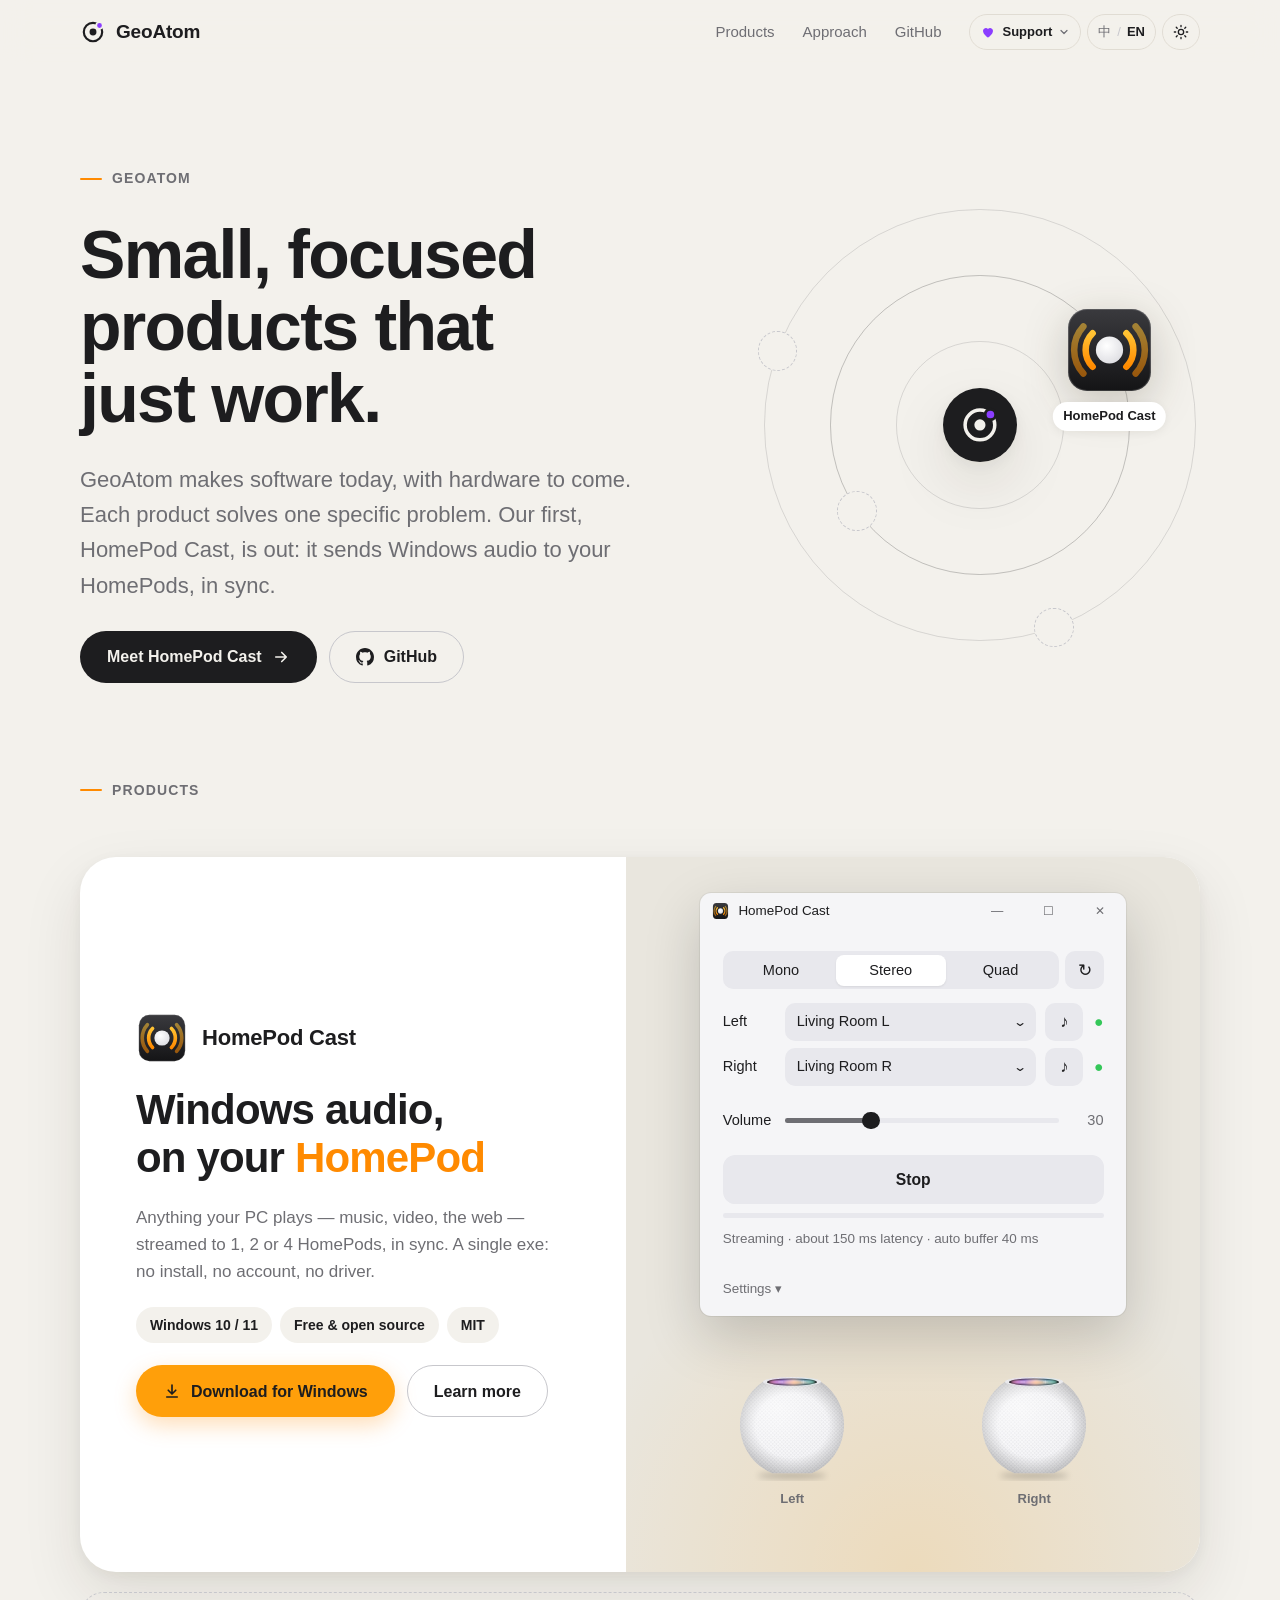
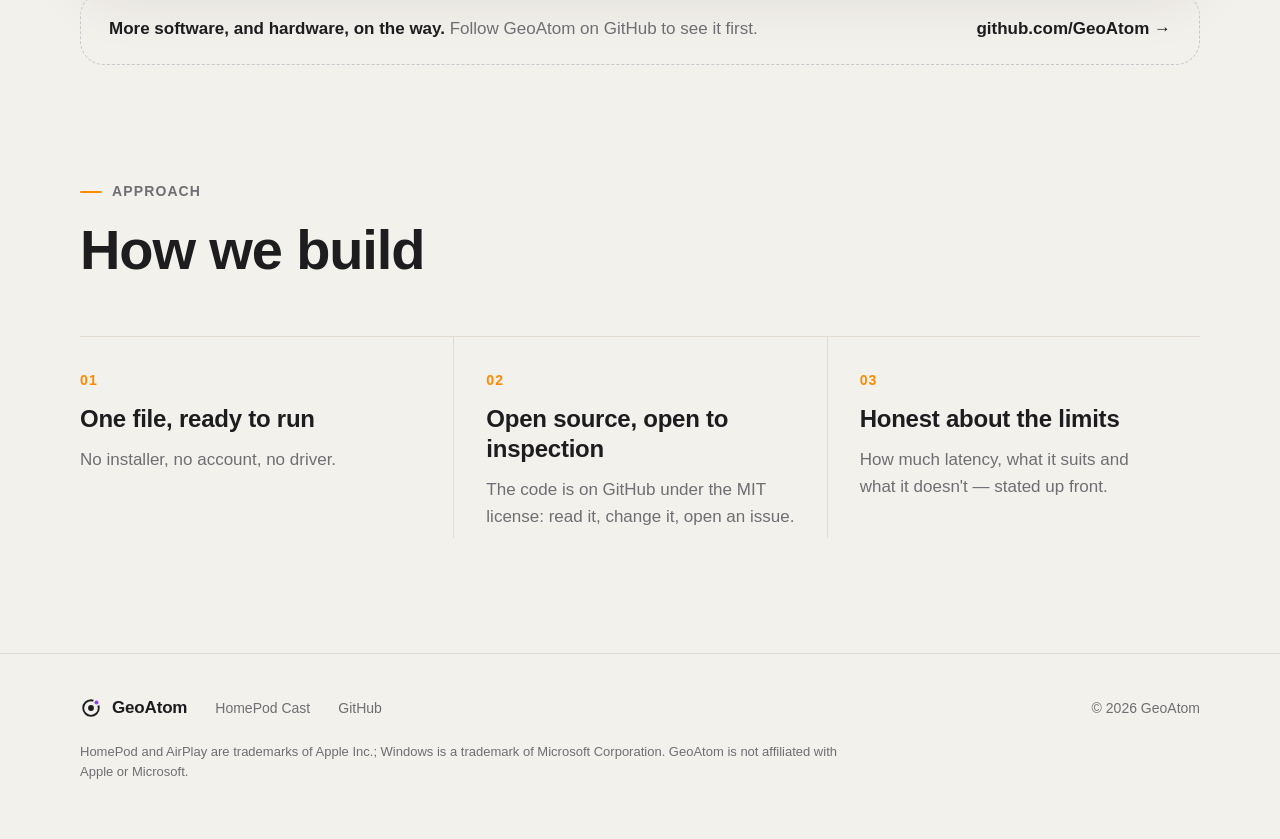
<file: index.html>
<!doctype html>
<html lang="zh-CN" data-lang="zh" data-theme="light"
      data-title-zh="GeoAtom — 小而美的软硬件" data-title-en="GeoAtom — Small, focused software and hardware">
<head>
<meta charset="utf-8">
<meta name="viewport" content="width=device-width, initial-scale=1">
<!-- Google tag (gtag.js) -->
<script async src="https://www.googletagmanager.com/gtag/js?id=G-WQCZ0TPDR9"></script>
<script>
  window.dataLayer = window.dataLayer || [];
  function gtag(){dataLayer.push(arguments);}
  gtag('js', new Date());
  gtag('config', 'G-WQCZ0TPDR9');
</script>
<title>GeoAtom — 小而美的软硬件</title>
<meta name="description" content="GeoAtom 专注做小而美的软硬件。首款产品 HomePod Cast：让 Windows 电脑的声音同步到 1、2 或 4 台 HomePod。 GeoAtom builds small, focused software and hardware. First product: HomePod Cast.">
<meta property="og:title" content="GeoAtom">
<meta property="og:description" content="Small, focused software and hardware. First product: HomePod Cast — Windows audio to 1, 2 or 4 HomePods, in sync.">
<meta property="og:type" content="website">
<meta property="og:image" content="https://geoatom.github.io/assets/img/homepod-cast.png">
<meta name="theme-color" content="#f3f1ec" media="(prefers-color-scheme: light)">
<meta name="theme-color" content="#111113" media="(prefers-color-scheme: dark)">
<link rel="icon" href="assets/img/favicon.svg" type="image/svg+xml">
<script>
/* Language and theme before first paint: ?lang= / ?theme= in the link, else the saved choice, else the browser's. */
(function(){var d=document.documentElement,q=location.search,l=(/[?&]lang=(zh|en)/.exec(q)||[])[1],t=(/[?&]theme=(light|dark)/.exec(q)||[])[1];
try{l=l||localStorage.getItem('ga-lang');t=t||localStorage.getItem('ga-theme')}catch(e){}
if(l!=='zh'&&l!=='en')l=/^zh/i.test(navigator.language||'')?'zh':'en';d.dataset.lang=l;d.lang=l==='zh'?'zh-CN':'en';
if(t!=='dark'&&t!=='light')t=window.matchMedia&&matchMedia('(prefers-color-scheme: dark)').matches?'dark':'light';d.dataset.theme=t})();
</script>
<link rel="stylesheet" href="assets/site.css">
</head>
<body>

<header class="site-head">
  <div class="wrap">
    <a class="logo" href="./" aria-label="GeoAtom">
      <svg viewBox="0 0 24 24" aria-hidden="true"><circle cx="12" cy="12" r="8.5" fill="none" stroke="currentColor" stroke-width="2"/><circle cx="12" cy="12" r="3.2" fill="currentColor"/><circle cx="18" cy="6" r="3" style="fill:var(--spark);stroke:var(--bg)" stroke-width="1.6"/></svg>
      GeoAtom
    </a>
    <nav class="nav" aria-label="Primary">
      <a href="#products"><span lang="zh">产品</span><span lang="en">Products</span></a>
      <a href="#approach"><span lang="zh">理念</span><span lang="en">Approach</span></a>
      <a href="https://github.com/GeoAtom" rel="noopener">GitHub</a>
    </nav>
    <div class="tools">
      <details class="support">
        <summary class="tool" aria-label="支持我们 / Support us">
          <svg class="heart" viewBox="0 0 24 24" aria-hidden="true"><path d="M12 20.5s-7.5-4.6-7.5-10.2A4.3 4.3 0 0 1 12 7.6a4.3 4.3 0 0 1 7.5 2.7c0 5.6-7.5 10.2-7.5 10.2Z"/></svg>
          <span class="support-label"><span lang="zh">支持</span><span lang="en">Support</span></span>
          <svg class="chev" viewBox="0 0 24 24" fill="none" stroke="currentColor" stroke-width="2.4" stroke-linecap="round" stroke-linejoin="round" aria-hidden="true"><path d="M6 9l6 6 6-6"/></svg>
        </summary>
        <div class="support-menu">
          <a class="afd" href="https://afdian.com/a/geo2026" rel="noopener">
            <span class="tile"><img src="assets/img/afdian-logo.png" alt=""></span>
            <span><b>爱发电</b><small lang="zh">国内用户推荐</small><small lang="en">For supporters in China</small></span>
          </a>
          <a class="bmc" href="https://www.buymeacoffee.com/geo2026" rel="noopener">
            <span class="tile"><svg viewBox="0 0 24 24" fill="none" stroke="currentColor" stroke-width="2" stroke-linecap="round" stroke-linejoin="round" aria-hidden="true"><path d="M5 9h11v5a5 5 0 0 1-5 5h-1a5 5 0 0 1-5-5V9ZM16 10h1.5a2.5 2.5 0 0 1 0 5H16M8 3v2.5M12 3v2.5"/></svg></span>
            <span><b>Buy Me a Coffee</b><small lang="zh">海外用户推荐</small><small lang="en">International</small></span>
          </a>
        </div>
      </details>
      <button class="tool" type="button" data-toggle="lang" aria-label="切换语言 / Switch language"><span class="l-zh">中</span><span class="sep">/</span><span class="l-en">EN</span></button>
      <button class="tool" type="button" data-toggle="theme" aria-label="切换深浅色 / Toggle light and dark">
        <svg class="art-light" viewBox="0 0 24 24" fill="none" stroke="currentColor" stroke-width="2" stroke-linecap="round" aria-hidden="true"><circle cx="12" cy="12" r="4"/><path d="M12 2v2M12 20v2M4.9 4.9l1.4 1.4M17.7 17.7l1.4 1.4M2 12h2M20 12h2M4.9 19.1l1.4-1.4M17.7 6.3l1.4-1.4"/></svg>
        <svg class="art-dark" viewBox="0 0 24 24" fill="none" stroke="currentColor" stroke-width="2" stroke-linecap="round" stroke-linejoin="round" aria-hidden="true"><path d="M20 14.5A8.5 8.5 0 0 1 9.5 4a8.5 8.5 0 1 0 10.5 10.5Z"/></svg>
      </button>
    </div>
  </div>
</header>

<main>
  <section class="hero">
    <div class="wrap">
      <div class="hero-copy">
        <p class="eyebrow">GeoAtom</p>
        <h1 class="display" lang="zh">小而美的产品，<br>开箱即用。</h1>
        <h1 class="display" lang="en">Small, focused products that just work.</h1>
        <p class="lede" lang="zh">一款产品，只解决一个问题。GeoAtom 从软件做起，硬件也在路上。首款产品 HomePod Cast 已上线：让 Windows 电脑的声音，从 HomePod 里放出来。</p>
        <p class="lede" lang="en">GeoAtom makes software today, with hardware to come. Each product solves one specific problem. Our first, HomePod Cast, is out: it sends Windows audio to your HomePods, in sync.</p>
        <div class="actions">
          <a class="btn ink" href="homepod-cast/">
            <span lang="zh">了解 HomePod Cast</span><span lang="en">Meet HomePod Cast</span>
            <svg viewBox="0 0 24 24" fill="none" stroke="currentColor" stroke-width="2.2" stroke-linecap="round" stroke-linejoin="round" aria-hidden="true"><path d="M5 12h14M13 6l6 6-6 6"/></svg>
          </a>
          <a class="btn line" href="https://github.com/GeoAtom" rel="noopener">
            <svg viewBox="0 0 16 16" fill="currentColor" aria-hidden="true"><path d="M8 0c4.42 0 8 3.58 8 8a8.013 8.013 0 0 1-5.45 7.59c-.4.08-.55-.17-.55-.38 0-.27.01-1.13.01-2.2 0-.75-.25-1.23-.54-1.48 1.78-.2 3.65-.88 3.65-3.95 0-.88-.31-1.59-.82-2.15.08-.2.36-1.02-.08-2.12 0 0-.67-.22-2.2.82-.64-.18-1.32-.27-2-.27-.68 0-1.36.09-2 .27-1.53-1.03-2.2-.82-2.2-.82-.44 1.1-.16 1.92-.08 2.12-.51.56-.82 1.28-.82 2.15 0 3.06 1.86 3.75 3.64 3.95-.23.2-.44.55-.51 1.07-.46.21-1.61.55-2.33-.66-.15-.24-.6-.83-1.23-.82-.67.01-.27.38.01.53.34.19.73.9.82 1.13.16.45.68 1.31 2.69.94 0 .67.01 1.3.01 1.49 0 .21-.15.45-.55.38A7.995 7.995 0 0 1 0 8c0-4.42 3.58-8 8-8Z"/></svg>
            GitHub
          </a>
        </div>
      </div>

      <div class="orbit" role="img" aria-label="GeoAtom — HomePod Cast">
        <span class="ring r1"></span><span class="ring r2"></span><span class="ring r3"></span>
        <span class="seat" style="left:4%;top:33.2%"></span>
        <span class="seat" style="left:22.1%;top:69.5%"></span>
        <span class="seat" style="left:66.8%;top:96%"></span>
        <span class="core"><svg viewBox="0 0 24 24" aria-hidden="true"><circle cx="12" cy="12" r="8.5" fill="none" stroke="currentColor" stroke-width="2"/><circle cx="12" cy="12" r="3.2" fill="currentColor"/><circle cx="18" cy="6" r="3" style="fill:var(--spark);stroke:var(--ink)" stroke-width="1.6"/></svg></span>
        <span class="pulse"></span>
        <a class="atom" href="homepod-cast/"><img src="assets/img/homepod-cast.svg" alt=""><span>HomePod Cast</span></a>
      </div>
    </div>
  </section>

  <section id="products" style="padding-top:0">
    <div class="wrap">
      <div class="sec-head">
        <p class="eyebrow"><span lang="zh">产品</span><span lang="en">Products</span></p>
      </div>

      <article class="product">
        <div class="product-copy">
          <div class="product-name"><img src="assets/img/homepod-cast.svg" alt="">HomePod Cast</div>
          <h3 lang="zh"><span class="nowrap">Windows 也能用</span> <span class="nowrap"><span class="hl">HomePod</span> 了</span></h3>
          <h3 lang="en">Windows audio, on your <span class="hl">HomePod</span></h3>
          <p lang="zh">听歌、追剧、刷网页，电脑上的声音都能同步到 1、2 或 4 台 HomePod。一个 exe 搞定，免安装、免注册、免驱动。</p>
          <p lang="en">Anything your PC plays — music, video, the web — streamed to 1, 2 or 4 HomePods, in sync. A single exe: no install, no account, no driver.</p>
          <div class="chips">
            <span class="chip">Windows 10 / 11</span>
            <span class="chip"><span lang="zh">免费开源</span><span lang="en">Free &amp; open source</span></span>
            <span class="chip">MIT</span>
          </div>
          <div class="actions">
            <a class="btn accent" href="https://github.com/GeoAtom/HomePodCast/releases/latest/download/HomePodCast.exe">
              <svg viewBox="0 0 24 24" fill="none" stroke="currentColor" stroke-width="2.2" stroke-linecap="round" stroke-linejoin="round" aria-hidden="true"><path d="M12 4v11M7 11l5 5 5-5M5 20h14"/></svg>
              <span lang="zh">下载 Windows 版</span><span lang="en">Download for Windows</span>
            </a>
            <a class="btn line" href="homepod-cast/"><span lang="zh">了解更多</span><span lang="en">Learn more</span></a>
          </div>
        </div>
        <div class="stage">
          <div class="demo" data-mode="stereo" data-state="streaming">
            <div class="demo-win"><div class="demo-slot"></div></div>
            <div class="pods"></div>
          </div>
        </div>
      </article>

      <div class="next">
        <span lang="zh"><b>更多软硬件新品，正在路上。</b> 关注 GeoAtom 的 GitHub，上新第一时间知道。</span>
        <span lang="en"><b>More software, and hardware, on the way.</b> Follow GeoAtom on GitHub to see it first.</span>
        <a href="https://github.com/GeoAtom" rel="noopener">github.com/GeoAtom →</a>
      </div>
    </div>
  </section>

  <section id="approach" style="padding-top:0">
    <div class="wrap">
      <div class="sec-head">
        <p class="eyebrow"><span lang="zh">理念</span><span lang="en">Approach</span></p>
        <h2 class="title" lang="zh">我们怎么做产品</h2>
        <h2 class="title" lang="en">How we build</h2>
      </div>
      <div class="rules">
        <div class="rule">
          <span class="n">01</span>
          <h3 lang="zh">开箱即用，不折腾</h3>
          <h3 lang="en">One file, ready to run</h3>
          <p lang="zh">免安装、免注册、免驱动，下载后双击就能用。</p>
          <p lang="en">No installer, no account, no driver.</p>
        </div>
        <div class="rule">
          <span class="n">02</span>
          <h3 lang="zh">代码开源，放心用</h3>
          <h3 lang="en">Open source, open to inspection</h3>
          <p lang="zh">基于 MIT 协议在 GitHub 开源，代码随便看、随便改，有问题直接提 issue。</p>
          <p lang="en">The code is on GitHub under the MIT license: read it, change it, open an issue.</p>
        </div>
        <div class="rule">
          <span class="n">03</span>
          <h3 lang="zh">不画饼，不夸大</h3>
          <h3 lang="en">Honest about the limits</h3>
          <p lang="zh">延迟多少、适合干什么、不适合干什么，都明明白白写出来。</p>
          <p lang="en">How much latency, what it suits and what it doesn't — stated up front.</p>
        </div>
      </div>
    </div>
  </section>
</main>

<footer class="site-foot">
  <div class="wrap">
    <div class="foot-top">
      <a class="logo" href="./" aria-label="GeoAtom">
        <svg viewBox="0 0 24 24" aria-hidden="true"><circle cx="12" cy="12" r="8.5" fill="none" stroke="currentColor" stroke-width="2"/><circle cx="12" cy="12" r="3.2" fill="currentColor"/><circle cx="18" cy="6" r="3" style="fill:var(--spark);stroke:var(--bg)" stroke-width="1.6"/></svg>
        GeoAtom
      </a>
      <a href="homepod-cast/">HomePod Cast</a>
      <a href="https://github.com/GeoAtom" rel="noopener">GitHub</a>
      <span style="margin-left:auto">© 2026 GeoAtom</span>
    </div>
    <p class="legal" lang="zh">HomePod 和 AirPlay 是 Apple Inc. 的商标，Windows 是 Microsoft Corporation 的商标。GeoAtom 与 Apple、Microsoft 没有任何关联。</p>
    <p class="legal" lang="en">HomePod and AirPlay are trademarks of Apple Inc.; Windows is a trademark of Microsoft Corporation. GeoAtom is not affiliated with Apple or Microsoft.</p>
  </div>
</footer>

<script src="assets/site.js"></script>
</body>
</html>
</file>
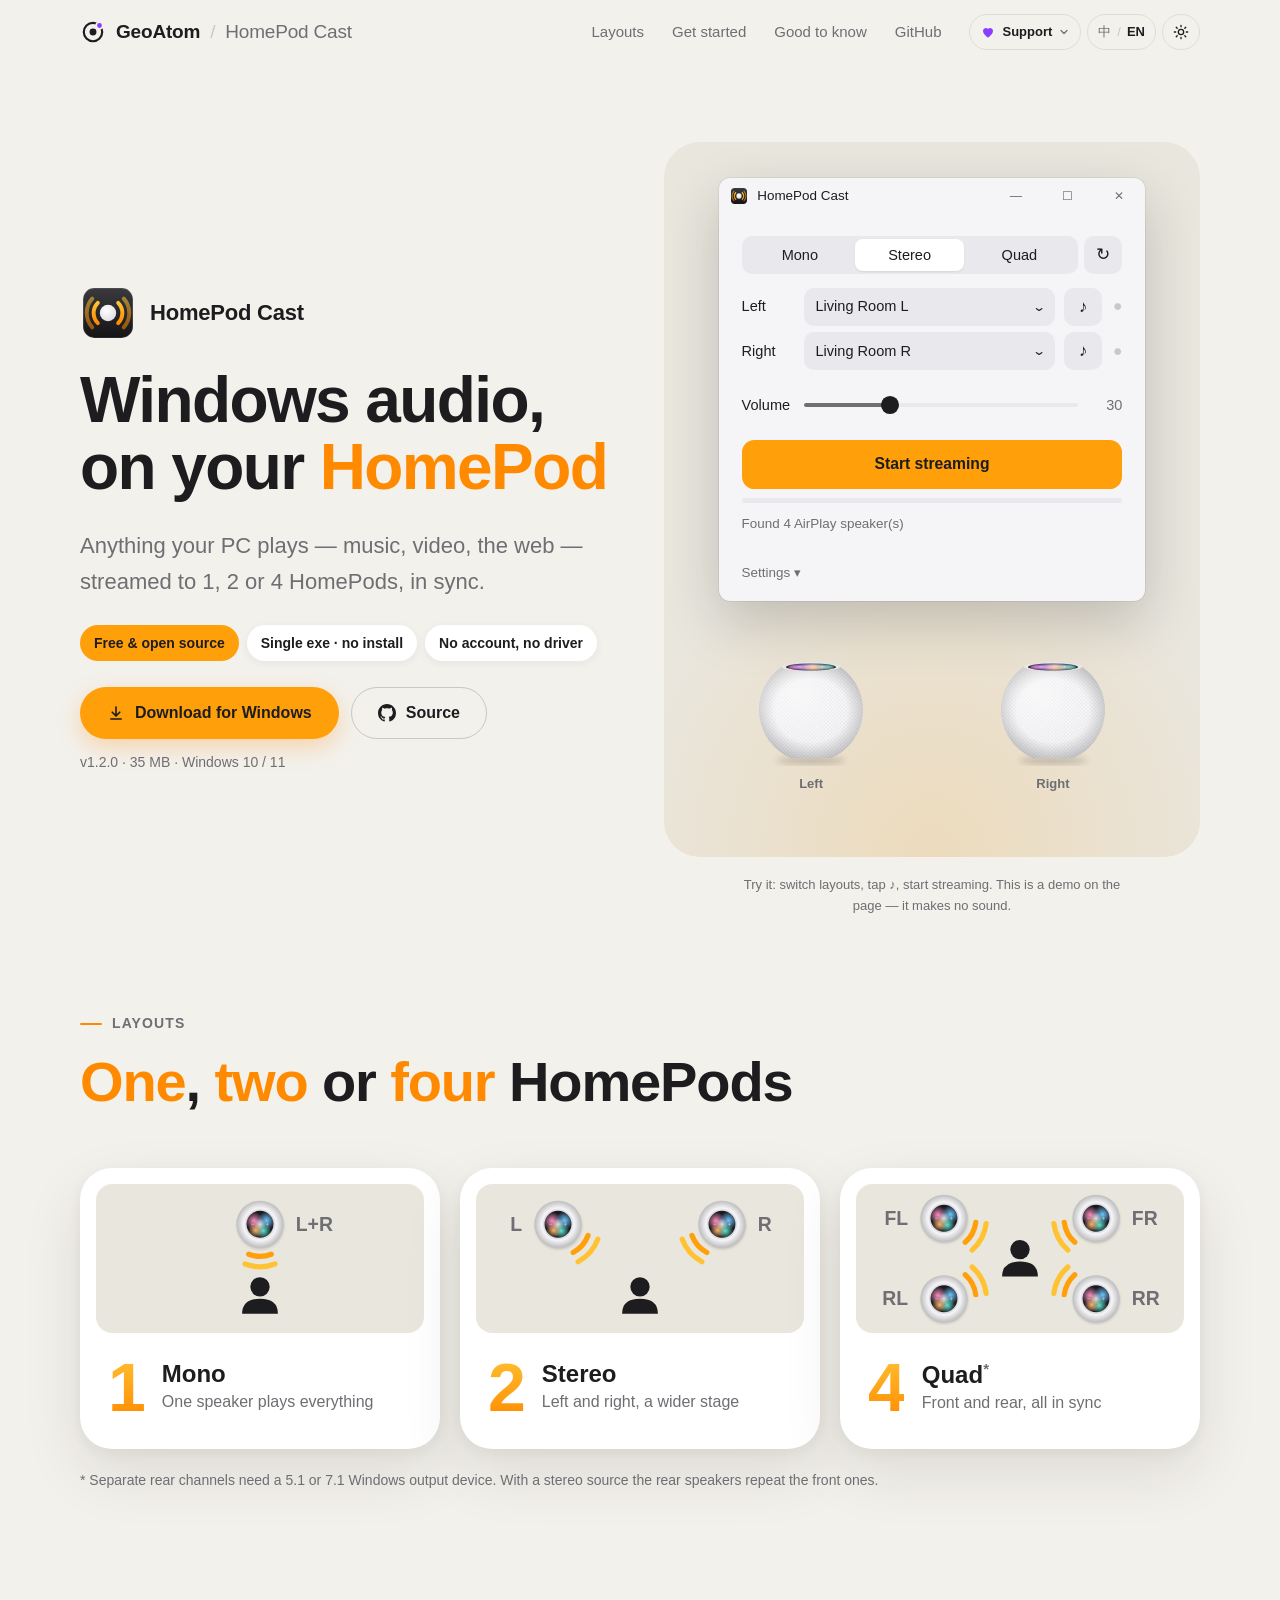
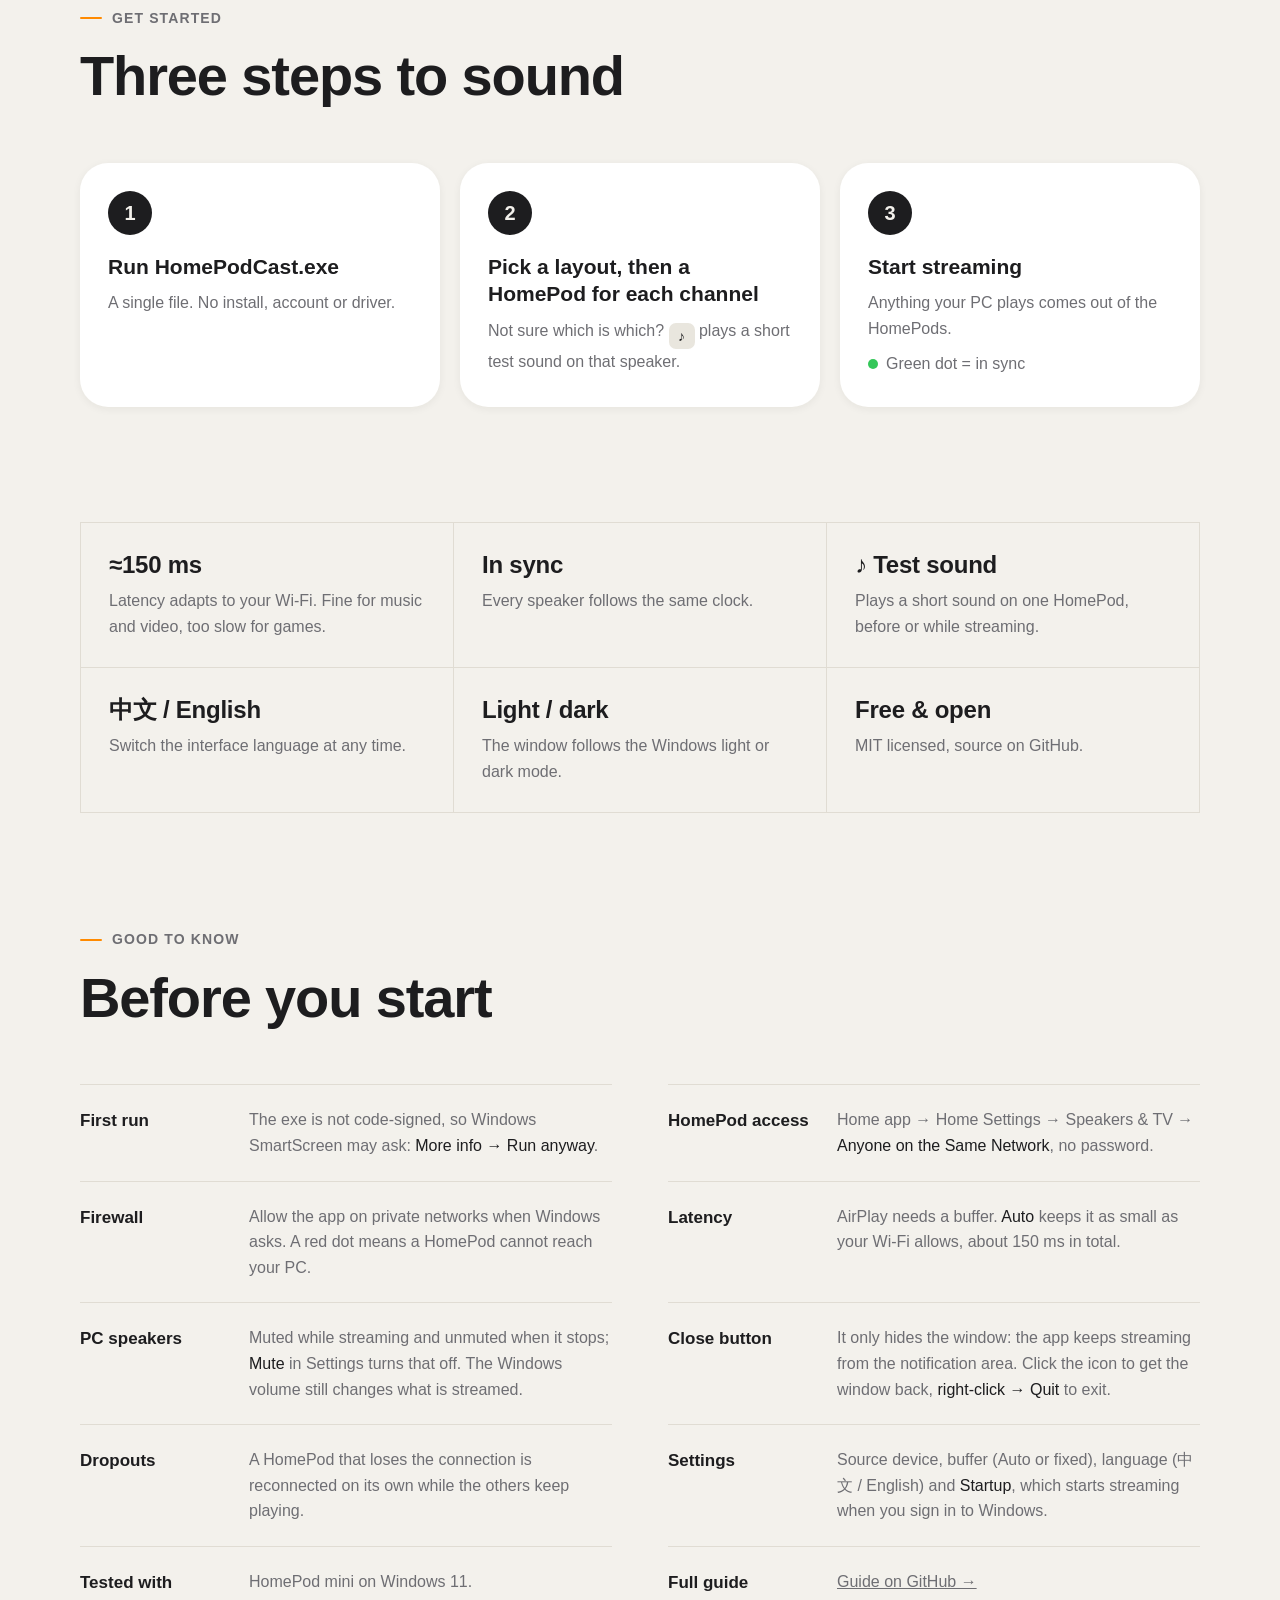
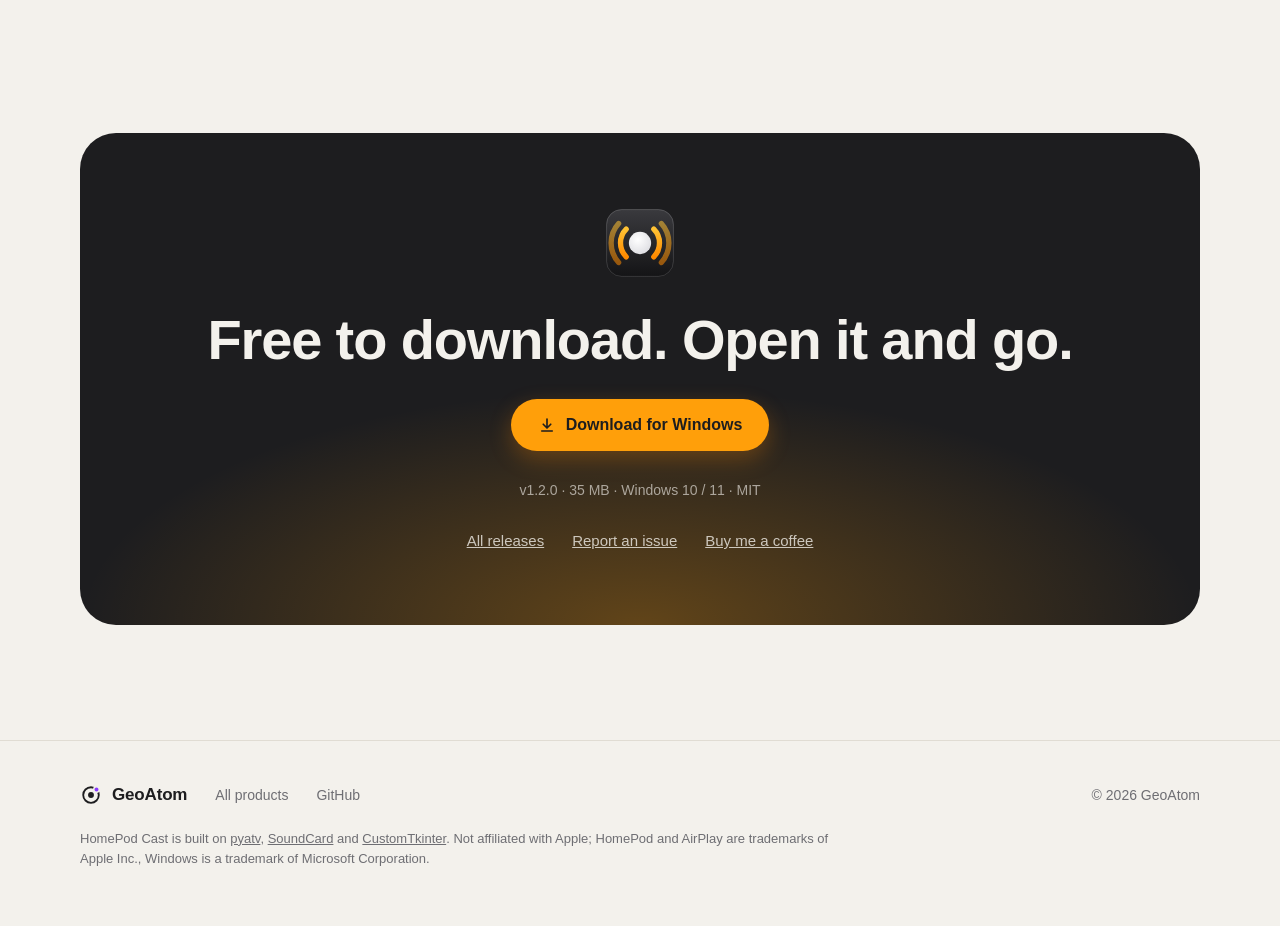
<file: homepod-cast/index.html>
<!doctype html>
<html lang="zh-CN" data-lang="zh" data-theme="light"
      data-title-zh="HomePod Cast — Windows 也能用 HomePod 了 · GeoAtom" data-title-en="HomePod Cast — Windows audio on your HomePod · GeoAtom">
<head>
<meta charset="utf-8">
<meta name="viewport" content="width=device-width, initial-scale=1">
<!-- Google tag (gtag.js) -->
<script async src="https://www.googletagmanager.com/gtag/js?id=G-WQCZ0TPDR9"></script>
<script>
  window.dataLayer = window.dataLayer || [];
  function gtag(){dataLayer.push(arguments);}
  gtag('js', new Date());
  gtag('config', 'G-WQCZ0TPDR9');
</script>
<title>HomePod Cast — Windows 也能用 HomePod 了 · GeoAtom</title>
<meta name="description" content="HomePod Cast：让 Windows 电脑的声音同步到 1、2 或 4 台 HomePod。免费开源，一个 exe，免安装。 Stream Windows audio to 1, 2 or 4 HomePods, in sync. Free and open source.">
<meta property="og:title" content="HomePod Cast">
<meta property="og:description" content="Windows audio → 1, 2 or 4 HomePods, in sync. Free, open source, a single exe.">
<meta property="og:type" content="website">
<meta property="og:image" content="https://geoatom.github.io/assets/img/homepod-cast.png">
<meta name="theme-color" content="#f3f1ec" media="(prefers-color-scheme: light)">
<meta name="theme-color" content="#111113" media="(prefers-color-scheme: dark)">
<link rel="icon" href="../assets/img/homepod-cast.svg" type="image/svg+xml">
<script>
/* Language and theme before first paint: ?lang= / ?theme= in the link, else the saved choice, else the browser's. */
(function(){var d=document.documentElement,q=location.search,l=(/[?&]lang=(zh|en)/.exec(q)||[])[1],t=(/[?&]theme=(light|dark)/.exec(q)||[])[1];
try{l=l||localStorage.getItem('ga-lang');t=t||localStorage.getItem('ga-theme')}catch(e){}
if(l!=='zh'&&l!=='en')l=/^zh/i.test(navigator.language||'')?'zh':'en';d.dataset.lang=l;d.lang=l==='zh'?'zh-CN':'en';
if(t!=='dark'&&t!=='light')t=window.matchMedia&&matchMedia('(prefers-color-scheme: dark)').matches?'dark':'light';d.dataset.theme=t})();
</script>
<link rel="stylesheet" href="../assets/site.css">
</head>
<body>

<header class="site-head">
  <div class="wrap">
    <a class="logo" href="../" aria-label="GeoAtom">
      <svg viewBox="0 0 24 24" aria-hidden="true"><circle cx="12" cy="12" r="8.5" fill="none" stroke="currentColor" stroke-width="2"/><circle cx="12" cy="12" r="3.2" fill="currentColor"/><circle cx="18" cy="6" r="3" style="fill:var(--spark);stroke:var(--bg)" stroke-width="1.6"/></svg>
      GeoAtom
      <span class="crumb">HomePod Cast</span>
    </a>
    <nav class="nav" aria-label="Primary">
      <a href="#layouts"><span lang="zh">布局</span><span lang="en">Layouts</span></a>
      <a href="#start"><span lang="zh">快速上手</span><span lang="en">Get started</span></a>
      <a href="#notes"><span lang="zh">使用须知</span><span lang="en">Good to know</span></a>
      <a href="https://github.com/GeoAtom/HomePodCast" rel="noopener">GitHub</a>
    </nav>
    <div class="tools">
      <details class="support">
        <summary class="tool" aria-label="支持我们 / Support us">
          <svg class="heart" viewBox="0 0 24 24" aria-hidden="true"><path d="M12 20.5s-7.5-4.6-7.5-10.2A4.3 4.3 0 0 1 12 7.6a4.3 4.3 0 0 1 7.5 2.7c0 5.6-7.5 10.2-7.5 10.2Z"/></svg>
          <span class="support-label"><span lang="zh">支持</span><span lang="en">Support</span></span>
          <svg class="chev" viewBox="0 0 24 24" fill="none" stroke="currentColor" stroke-width="2.4" stroke-linecap="round" stroke-linejoin="round" aria-hidden="true"><path d="M6 9l6 6 6-6"/></svg>
        </summary>
        <div class="support-menu">
          <a class="afd" href="https://afdian.com/a/geo2026" rel="noopener">
            <span class="tile"><img src="../assets/img/afdian-logo.png" alt=""></span>
            <span><b>爱发电</b><small lang="zh">国内用户推荐</small><small lang="en">For supporters in China</small></span>
          </a>
          <a class="bmc" href="https://www.buymeacoffee.com/geo2026" rel="noopener">
            <span class="tile"><svg viewBox="0 0 24 24" fill="none" stroke="currentColor" stroke-width="2" stroke-linecap="round" stroke-linejoin="round" aria-hidden="true"><path d="M5 9h11v5a5 5 0 0 1-5 5h-1a5 5 0 0 1-5-5V9ZM16 10h1.5a2.5 2.5 0 0 1 0 5H16M8 3v2.5M12 3v2.5"/></svg></span>
            <span><b>Buy Me a Coffee</b><small lang="zh">海外用户推荐</small><small lang="en">International</small></span>
          </a>
        </div>
      </details>
      <button class="tool" type="button" data-toggle="lang" aria-label="切换语言 / Switch language"><span class="l-zh">中</span><span class="sep">/</span><span class="l-en">EN</span></button>
      <button class="tool" type="button" data-toggle="theme" aria-label="切换深浅色 / Toggle light and dark">
        <svg class="art-light" viewBox="0 0 24 24" fill="none" stroke="currentColor" stroke-width="2" stroke-linecap="round" aria-hidden="true"><circle cx="12" cy="12" r="4"/><path d="M12 2v2M12 20v2M4.9 4.9l1.4 1.4M17.7 17.7l1.4 1.4M2 12h2M20 12h2M4.9 19.1l1.4-1.4M17.7 6.3l1.4-1.4"/></svg>
        <svg class="art-dark" viewBox="0 0 24 24" fill="none" stroke="currentColor" stroke-width="2" stroke-linecap="round" stroke-linejoin="round" aria-hidden="true"><path d="M20 14.5A8.5 8.5 0 0 1 9.5 4a8.5 8.5 0 1 0 10.5 10.5Z"/></svg>
      </button>
    </div>
  </div>
</header>

<main data-release="GeoAtom/HomePodCast">
  <section class="p-hero">
    <div class="wrap">
      <div class="p-copy">
        <div class="p-brand"><img src="../assets/img/homepod-cast.svg" alt="">HomePod Cast</div>
        <h1 class="display" lang="zh"><span class="nowrap">Windows 也能用</span> <span class="nowrap"><span class="hl">HomePod</span> 了</span></h1>
        <h1 class="display" lang="en"><span class="nowrap">Windows audio,</span> <span class="nowrap">on your <span class="hl">HomePod</span></span></h1>
        <p class="lede" lang="zh">听歌、追剧、刷网页，电脑上的声音都能同步到 1、2 或 4 台 HomePod。</p>
        <p class="lede" lang="en">Anything your PC plays — music, video, the web — streamed to 1, 2 or 4 HomePods, in sync.</p>
        <div class="chips">
          <span class="chip accent"><span lang="zh">免费开源</span><span lang="en">Free &amp; open source</span></span>
          <span class="chip"><span lang="zh">一个 exe · 免安装</span><span lang="en">Single exe · no install</span></span>
          <span class="chip"><span lang="zh">免注册 · 免驱动</span><span lang="en">No account, no driver</span></span>
        </div>
        <div class="download">
          <div class="actions">
            <a class="btn accent" href="https://github.com/GeoAtom/HomePodCast/releases/latest/download/HomePodCast.exe">
              <svg viewBox="0 0 24 24" fill="none" stroke="currentColor" stroke-width="2.2" stroke-linecap="round" stroke-linejoin="round" aria-hidden="true"><path d="M12 4v11M7 11l5 5 5-5M5 20h14"/></svg>
              <span lang="zh">下载 Windows 版</span><span lang="en">Download for Windows</span>
            </a>
            <a class="btn line" href="https://github.com/GeoAtom/HomePodCast" rel="noopener">
              <svg viewBox="0 0 16 16" fill="currentColor" aria-hidden="true"><path d="M8 0c4.42 0 8 3.58 8 8a8.013 8.013 0 0 1-5.45 7.59c-.4.08-.55-.17-.55-.38 0-.27.01-1.13.01-2.2 0-.75-.25-1.23-.54-1.48 1.78-.2 3.65-.88 3.65-3.95 0-.88-.31-1.59-.82-2.15.08-.2.36-1.02-.08-2.12 0 0-.67-.22-2.2.82-.64-.18-1.32-.27-2-.27-.68 0-1.36.09-2 .27-1.53-1.03-2.2-.82-2.2-.82-.44 1.1-.16 1.92-.08 2.12-.51.56-.82 1.28-.82 2.15 0 3.06 1.86 3.75 3.64 3.95-.23.2-.44.55-.51 1.07-.46.21-1.61.55-2.33-.66-.15-.24-.6-.83-1.23-.82-.67.01-.27.38.01.53.34.19.73.9.82 1.13.16.45.68 1.31 2.69.94 0 .67.01 1.3.01 1.49 0 .21-.15.45-.55.38A7.995 7.995 0 0 1 0 8c0-4.42 3.58-8 8-8Z"/></svg>
              <span lang="zh">查看源码</span><span lang="en">Source</span>
            </a>
          </div>
          <p class="meta"><span data-release-version>v1.2.0</span> · <span data-release-size>35 MB</span> · Windows 10 / 11</p>
        </div>
      </div>

      <div>
        <div class="stage">
          <div class="demo" data-mode="stereo" data-state="idle">
            <div class="demo-win"><div class="demo-slot"></div></div>
            <div class="pods"></div>
          </div>
        </div>
        <p class="demo-note" style="margin-left:auto;margin-right:auto" lang="zh">点点看：切布局、点 ♪、开始串流，都能试。这只是网页演示，不会真的出声。</p>
        <p class="demo-note" style="margin-left:auto;margin-right:auto" lang="en">Try it: switch layouts, tap ♪, start streaming. This is a demo on the page — it makes no sound.</p>
      </div>
    </div>
  </section>

  <section id="layouts" style="padding-top:0">
    <div class="wrap">
      <div class="sec-head">
        <p class="eyebrow"><span lang="zh">布局</span><span lang="en">Layouts</span></p>
        <h2 class="title" lang="zh"><span class="hl">1</span> 台、<span class="hl">2</span> 台、<span class="hl">4</span> 台，都能用</h2>
        <h2 class="title" lang="en"><span class="hl">One</span>, <span class="hl">two</span> or <span class="hl">four</span> HomePods</h2>
      </div>
      <div class="layouts">
        <article class="layout">
          <svg class="room" data-room="mono" viewBox="0 0 440 200" aria-hidden="true"></svg>
          <div class="layout-txt"><span class="num">1</span><div>
            <h3><span lang="zh">单声道</span><span lang="en">Mono</span></h3>
            <p lang="zh">一台放全部声音</p><p lang="en">One speaker plays everything</p>
          </div></div>
        </article>
        <article class="layout">
          <svg class="room" data-room="stereo" viewBox="0 0 440 200" aria-hidden="true"></svg>
          <div class="layout-txt"><span class="num">2</span><div>
            <h3><span lang="zh">立体声</span><span lang="en">Stereo</span></h3>
            <p lang="zh">左右分开，声场更宽</p><p lang="en">Left and right, a wider stage</p>
          </div></div>
        </article>
        <article class="layout">
          <svg class="room" data-room="quad" viewBox="0 0 440 200" aria-hidden="true"></svg>
          <div class="layout-txt"><span class="num">4</span><div>
            <h3><span lang="zh">四声道</span><span lang="en">Quad</span><sup>*</sup></h3>
            <p lang="zh">前后环绕，多台同步</p><p lang="en">Front and rear, all in sync</p>
          </div></div>
        </article>
      </div>
      <p class="footnote" lang="zh">* 独立的后置声道需要把 Windows 输出设备配置成 5.1 或 7.1。音源是立体声时，后置会重复前置。</p>
      <p class="footnote" lang="en">* Separate rear channels need a 5.1 or 7.1 Windows output device. With a stereo source the rear speakers repeat the front ones.</p>
    </div>
  </section>

  <section id="start" style="padding-top:0">
    <div class="wrap">
      <div class="sec-head">
        <p class="eyebrow"><span lang="zh">快速上手</span><span lang="en">Get started</span></p>
        <h2 class="title" lang="zh">3 步用起来</h2>
        <h2 class="title" lang="en">Three steps to sound</h2>
      </div>
      <ol class="steps">
        <li class="step">
          <h3 lang="zh">打开 HomePodCast.exe</h3>
          <h3 lang="en">Run HomePodCast.exe</h3>
          <p lang="zh">就一个文件，免安装、免注册、免驱动。</p>
          <p lang="en">A single file. No install, account or driver.</p>
        </li>
        <li class="step">
          <h3 lang="zh">选好布局，给每个声道分配一台 HomePod</h3>
          <h3 lang="en">Pick a layout, then a HomePod for each channel</h3>
          <p lang="zh">分不清哪台是哪台？点一下 <span class="key">♪</span>，对应的音箱就会响一声。</p>
          <p lang="en">Not sure which is which? <span class="key">♪</span> plays a short test sound on that speaker.</p>
        </li>
        <li class="step">
          <h3 lang="zh">点「开始串流」</h3>
          <h3 lang="en">Start streaming</h3>
          <p lang="zh">电脑上放什么，HomePod 就响什么。</p>
          <p lang="en">Anything your PC plays comes out of the HomePods.</p>
          <p class="ok"><span lang="zh">圆点变绿，就是同步好了</span><span lang="en">Green dot = in sync</span></p>
        </li>
      </ol>
    </div>
  </section>

  <section style="padding-top:0">
    <div class="wrap">
      <div class="feats">
        <div class="feat">
          <h3>≈150 ms</h3>
          <p lang="zh">延迟随 Wi‑Fi 状况自动调节。听歌、追剧、看视频都够用，但不适合打游戏。</p>
          <p lang="en">Latency adapts to your Wi‑Fi. Fine for music and video, too slow for games.</p>
        </div>
        <div class="feat">
          <h3><span lang="zh">多台同步</span><span lang="en">In sync</span></h3>
          <p lang="zh">所有音箱跟着同一个时钟走，不会各放各的。</p>
          <p lang="en">Every speaker follows the same clock.</p>
        </div>
        <div class="feat">
          <h3><span lang="zh">♪ 测试音</span><span lang="en">♪ Test sound</span></h3>
          <p lang="zh">点一下，对应的 HomePod 就响一声；串流前、串流中都能用。</p>
          <p lang="en">Plays a short sound on one HomePod, before or while streaming.</p>
        </div>
        <div class="feat">
          <h3>中文 / English</h3>
          <p lang="zh">界面语言，随时切换。</p>
          <p lang="en">Switch the interface language at any time.</p>
        </div>
        <div class="feat">
          <h3><span lang="zh">浅色 / 深色</span><span lang="en">Light / dark</span></h3>
          <p lang="zh">自动跟随 Windows 的浅色 / 深色模式。</p>
          <p lang="en">The window follows the Windows light or dark mode.</p>
        </div>
        <div class="feat">
          <h3><span lang="zh">免费开源</span><span lang="en">Free &amp; open</span></h3>
          <p lang="zh">MIT 协议，源码全在 GitHub。</p>
          <p lang="en">MIT licensed, source on GitHub.</p>
        </div>
      </div>
    </div>
  </section>

  <section id="notes" style="padding-top:0">
    <div class="wrap">
      <div class="sec-head">
        <p class="eyebrow"><span lang="zh">使用须知</span><span lang="en">Good to know</span></p>
        <h2 class="title" lang="zh">用之前，先看这几条</h2>
        <h2 class="title" lang="en">Before you start</h2>
      </div>
      <dl class="notes">
        <div class="note">
          <dt><span lang="zh">首次运行</span><span lang="en">First run</span></dt>
          <dd lang="zh">exe 没做代码签名，Windows SmartScreen 可能会拦一下：点<em>「更多信息」→「仍要运行」</em>就行。</dd>
          <dd lang="en">The exe is not code-signed, so Windows SmartScreen may ask: <em>More info → Run anyway</em>.</dd>
        </div>
        <div class="note">
          <dt><span lang="zh">HomePod 权限</span><span lang="en">HomePod access</span></dt>
          <dd lang="zh">打开「家庭」App → 家庭设置 → 扬声器与电视，选<em>「同一网络上的任何人」</em>，不要设密码。</dd>
          <dd lang="en">Home app → Home Settings → Speakers &amp; TV → <em>Anyone on the Same Network</em>, no password.</dd>
        </div>
        <div class="note">
          <dt><span lang="zh">防火墙</span><span lang="en">Firewall</span></dt>
          <dd lang="zh">Windows 弹窗询问时，记得允许本程序使用专用网络。圆点变红，说明 HomePod 连不回电脑。</dd>
          <dd lang="en">Allow the app on private networks when Windows asks. A red dot means a HomePod cannot reach your PC.</dd>
        </div>
        <div class="note">
          <dt><span lang="zh">延迟</span><span lang="en">Latency</span></dt>
          <dd lang="zh">AirPlay 本身需要缓冲。<em>「自动」</em>档会根据 Wi‑Fi 状况尽量压低，总延迟约 150 ms。</dd>
          <dd lang="en">AirPlay needs a buffer. <em>Auto</em> keeps it as small as your Wi‑Fi allows, about 150 ms in total.</dd>
        </div>
        <div class="note">
          <dt><span lang="zh">电脑音箱</span><span lang="en">PC speakers</span></dt>
          <dd lang="zh">串流时电脑音箱自动静音，停止后恢复；不需要的话，在设置里关掉<em>「静音」</em>。Windows 音量仍然会改变串流的音量。</dd>
          <dd lang="en">Muted while streaming and unmuted when it stops; <em>Mute</em> in Settings turns that off. The Windows volume still changes what is streamed.</dd>
        </div>
        <div class="note">
          <dt><span lang="zh">关闭窗口</span><span lang="en">Close button</span></dt>
          <dd lang="zh">点 ✕ 只是把窗口收进托盘，串流不会停。点托盘图标恢复窗口，<em>右键 → 退出</em>才是真正关闭。</dd>
          <dd lang="en">It only hides the window: the app keeps streaming from the notification area. Click the icon to get the window back, <em>right-click → Quit</em> to exit.</dd>
        </div>
        <div class="note">
          <dt><span lang="zh">断线</span><span lang="en">Dropouts</span></dt>
          <dd lang="zh">掉线的 HomePod 会自动重连，其余音箱照常播放。</dd>
          <dd lang="en">A HomePod that loses the connection is reconnected on its own while the others keep playing.</dd>
        </div>
        <div class="note">
          <dt><span lang="zh">设置</span><span lang="en">Settings</span></dt>
          <dd lang="zh">可以选音源设备、缓冲（自动或固定）和界面语言（中文 / English），还有<em>「自启」</em>：登录 Windows 后自动开始串流。</dd>
          <dd lang="en">Source device, buffer (Auto or fixed), language (中文 / English) and <em>Startup</em>, which starts streaming when you sign in to Windows.</dd>
        </div>
        <div class="note">
          <dt><span lang="zh">测试环境</span><span lang="en">Tested with</span></dt>
          <dd lang="zh">已在 Windows 11 + HomePod mini 上实测。</dd>
          <dd lang="en">HomePod mini on Windows 11.</dd>
        </div>
        <div class="note">
          <dt><span lang="zh">完整说明</span><span lang="en">Full guide</span></dt>
          <dd><a href="https://github.com/GeoAtom/HomePodCast/blob/main/docs/GUIDE.md" rel="noopener"><span lang="zh">去 GitHub 看完整说明 →</span><span lang="en">Guide on GitHub →</span></a></dd>
        </div>
      </dl>
    </div>
  </section>

  <section class="cta" id="download">
    <div class="wrap">
      <div class="cta-box">
        <img src="../assets/img/homepod-cast.svg" alt="">
        <h2 class="title" lang="zh">免费下载，开箱即用</h2>
        <h2 class="title" lang="en">Free to download. Open it and go.</h2>
        <a class="btn accent" href="https://github.com/GeoAtom/HomePodCast/releases/latest/download/HomePodCast.exe">
          <svg viewBox="0 0 24 24" fill="none" stroke="currentColor" stroke-width="2.2" stroke-linecap="round" stroke-linejoin="round" aria-hidden="true"><path d="M12 4v11M7 11l5 5 5-5M5 20h14"/></svg>
          <span lang="zh">下载 Windows 版</span><span lang="en">Download for Windows</span>
        </a>
        <p class="meta"><span data-release-version>v1.2.0</span> · <span data-release-size>35 MB</span> · Windows 10 / 11 · MIT</p>
        <div class="links">
          <a href="https://github.com/GeoAtom/HomePodCast/releases" rel="noopener"><span lang="zh">历史版本</span><span lang="en">All releases</span></a>
          <a href="https://github.com/GeoAtom/HomePodCast/issues" rel="noopener"><span lang="zh">反馈问题</span><span lang="en">Report an issue</span></a>
          <a lang="zh" href="https://afdian.com/a/geo2026" rel="noopener">去爱发电支持我们</a><a lang="en" href="https://www.buymeacoffee.com/geo2026" rel="noopener">Buy me a coffee</a>
        </div>
      </div>
    </div>
  </section>
</main>

<footer class="site-foot">
  <div class="wrap">
    <div class="foot-top">
      <a class="logo" href="../" aria-label="GeoAtom">
        <svg viewBox="0 0 24 24" aria-hidden="true"><circle cx="12" cy="12" r="8.5" fill="none" stroke="currentColor" stroke-width="2"/><circle cx="12" cy="12" r="3.2" fill="currentColor"/><circle cx="18" cy="6" r="3" style="fill:var(--spark);stroke:var(--bg)" stroke-width="1.6"/></svg>
        GeoAtom
      </a>
      <a href="../#products"><span lang="zh">全部产品</span><span lang="en">All products</span></a>
      <a href="https://github.com/GeoAtom/HomePodCast" rel="noopener">GitHub</a>
      <span style="margin-left:auto">© 2026 GeoAtom</span>
    </div>
    <p class="legal" lang="zh">HomePod Cast 基于 <a href="https://github.com/postlund/pyatv" rel="noopener">pyatv</a>、<a href="https://github.com/bastibe/SoundCard" rel="noopener">SoundCard</a> 和 <a href="https://github.com/TomSchimansky/CustomTkinter" rel="noopener">CustomTkinter</a> 开发，与 Apple 没有任何关联；HomePod 和 AirPlay 是 Apple Inc. 的商标，Windows 是 Microsoft Corporation 的商标。</p>
    <p class="legal" lang="en">HomePod Cast is built on <a href="https://github.com/postlund/pyatv" rel="noopener">pyatv</a>, <a href="https://github.com/bastibe/SoundCard" rel="noopener">SoundCard</a> and <a href="https://github.com/TomSchimansky/CustomTkinter" rel="noopener">CustomTkinter</a>. Not affiliated with Apple; HomePod and AirPlay are trademarks of Apple Inc., Windows is a trademark of Microsoft Corporation.</p>
  </div>
</footer>

<script src="../assets/site.js"></script>
</body>
</html>
</file>
<file: assets/site.css>
/* GeoAtom — shared styles for the company home page and the product pages.
   The company itself is neutral (ink on warm paper); each product brings its own
   accent. HomePod Cast's colours mirror the app (app.py) so the mock window matches. */

:root {
  --bg: #f3f1ec;
  --card: #ffffff;
  --panel: #e9e6de;
  --ink: #1d1d1f;
  --muted: #6e6e73;
  --faint: #c7c7cc;
  --line: #e0dcd3;
  --spark: #8b3dff;       /* GeoAtom's own colour: the electron in the logo */
  --accent: #ff9f0a;
  --accent-2: #ffc233;
  --accent-3: #ff8a00;
  --green: #34c759;
  --amber: #ff9f0a;
  --shadow: 0 24px 60px rgba(40, 30, 10, .10), 0 4px 14px rgba(40, 30, 10, .05);
  --shadow-s: 0 2px 8px rgba(40, 30, 10, .06);
  --glow: rgba(255, 159, 10, .16);
  --font: "HarmonyOS Sans SC", "Segoe UI Variable Display", "Segoe UI", -apple-system, BlinkMacSystemFont,
          "PingFang SC", "Microsoft YaHei UI", "Noto Sans SC", sans-serif;
  --wrap: 1120px;
  --gutter: 24px;
}
html[data-theme="dark"] {
  --bg: #111113;
  --card: #1e1e21;
  --panel: #19191c;
  --ink: #f5f5f7;
  --muted: #98989d;
  --faint: #48484a;
  --line: #2c2c30;
  --shadow: 0 24px 60px rgba(0, 0, 0, .55), 0 4px 14px rgba(0, 0, 0, .40), 0 0 0 1px rgba(255, 255, 255, .07);
  --shadow-s: 0 0 0 1px rgba(255, 255, 255, .07);
  --glow: rgba(255, 159, 10, .13);
  color-scheme: dark;
}

*, *::before, *::after { box-sizing: border-box; }
html { -webkit-text-size-adjust: 100%; scroll-behavior: smooth; scroll-padding-top: 88px; }
body {
  margin: 0; background: var(--bg); color: var(--ink); font-family: var(--font);
  font-size: 17px; line-height: 1.6; -webkit-font-smoothing: antialiased; overflow-x: hidden;
}
img, svg { display: block; max-width: 100%; }
a { color: inherit; }
h1, h2, h3, p, ul, ol, dl, dd, figure { margin: 0; padding: 0; }
ul, ol { list-style: none; }
button { font: inherit; color: inherit; }
:focus-visible { outline: 2px solid var(--accent-3); outline-offset: 3px; border-radius: 6px; }

/* Both languages live in the page; <html data-lang> picks one. */
html[data-lang="zh"] [lang="en"],
html[data-lang="en"] [lang="zh"] { display: none !important; }
/* Same for artwork that has a day and a night version. */
html[data-theme="light"] .art-dark,
html[data-theme="dark"] .art-light { display: none !important; }

.wrap { width: 100%; max-width: calc(var(--wrap) + 2 * var(--gutter)); margin: 0 auto; padding: 0 var(--gutter); }
.hl { color: var(--accent-3); }
.nowrap { white-space: nowrap; }

/* ---------------------------------------------------------------- header */
.site-head {
  position: sticky; top: 0; z-index: 20;
  background: color-mix(in srgb, var(--bg) 82%, transparent);
  -webkit-backdrop-filter: saturate(1.4) blur(14px); backdrop-filter: saturate(1.4) blur(14px);
  border-bottom: 1px solid transparent; transition: border-color .2s;
}
.site-head.scrolled { border-bottom-color: var(--line); }
.site-head .wrap { position: relative; height: 64px; display: flex; align-items: center; gap: 8px; }
.logo { display: inline-flex; align-items: center; gap: 10px; font-weight: 700; font-size: 19px; letter-spacing: -.01em;
        text-decoration: none; margin-right: auto; white-space: nowrap; }
.logo svg { width: 26px; height: 26px; }
.crumb { display: inline-flex; align-items: center; gap: 10px; color: var(--muted); font-weight: 400; }
.crumb::before { content: "/"; color: var(--faint); }
.nav { display: flex; align-items: center; gap: 4px; }
.nav a { padding: 8px 12px; border-radius: 999px; text-decoration: none; font-size: 15px; color: var(--muted); white-space: nowrap; transition: color .15s, background .15s; }
.nav a:hover { color: var(--ink); background: color-mix(in srgb, var(--ink) 6%, transparent); }
.tools { display: flex; align-items: center; gap: 6px; margin-left: 8px; }
.tool {
  height: 36px; min-width: 36px; padding: 0 10px; border-radius: 999px; border: 1px solid var(--line); background: transparent;
  display: inline-flex; align-items: center; justify-content: center; gap: 6px; font-size: 13px; font-weight: 700; cursor: pointer;
  transition: background .15s, border-color .15s;
}
.tool:hover { background: var(--card); border-color: var(--faint); }
.tool svg { width: 16px; height: 16px; }
.tool .sep { color: var(--faint); font-weight: 400; }
html[data-lang="zh"] .tool .l-en, html[data-lang="en"] .tool .l-zh { color: var(--muted); font-weight: 400; }

/* Support menu in the header: a <details>, so it opens without script */
.support { position: relative; }
.support summary { list-style: none; user-select: none; }
.support summary::-webkit-details-marker { display: none; }
.support .heart { fill: var(--spark); }
.support .chev { width: 12px; height: 12px; color: var(--muted); transition: transform .15s; }
.support[open] .chev { transform: rotate(180deg); }
.support[open] summary { background: var(--card); border-color: var(--faint); }
.support-menu { position: absolute; right: 0; top: calc(100% + 10px); z-index: 30; width: 264px; padding: 8px; border-radius: 18px;
                background: var(--card); box-shadow: var(--shadow); display: flex; flex-direction: column; gap: 2px; }
.support-menu a { display: flex; align-items: center; gap: 12px; padding: 10px; border-radius: 12px; text-decoration: none; transition: background .15s; }
.support-menu a:hover { background: color-mix(in srgb, var(--ink) 6%, transparent); }
.support-menu b { display: block; font-size: 15px; line-height: 1.3; }
.support-menu small { display: block; font-size: 13px; line-height: 1.3; color: var(--muted); }
.support-menu .tile { width: 40px; height: 40px; border-radius: 11px; display: grid; place-items: center; flex: none; }
.support-menu .afd .tile { background: #946ce6; }
.support-menu .afd .tile img { width: 26px; }
.support-menu .bmc .tile { background: #ffdd00; color: #0d0c23; }
.support-menu .bmc .tile svg { width: 22px; height: 22px; }
html[data-lang="en"] .support-menu .bmc { order: -1; }   /* each language gets its own platform first */

/* ---------------------------------------------------------------- buttons, chips */
.btn {
  display: inline-flex; align-items: center; justify-content: center; gap: 10px; height: 52px; padding: 0 26px;
  border-radius: 999px; border: 1px solid transparent; font-size: 16px; font-weight: 700; text-decoration: none;
  white-space: nowrap; cursor: pointer; transition: transform .15s, background .15s, border-color .15s, box-shadow .15s;
}
.btn:hover { transform: translateY(-1px); }
.btn:active { transform: translateY(0); }
.btn svg { width: 18px; height: 18px; flex: none; }
.btn.ink { background: var(--ink); color: var(--bg); }
.btn.accent { background: var(--accent); color: #1d1d1f; box-shadow: 0 8px 22px rgba(255, 138, 0, .28); }
.btn.accent:hover { background: #ffab2e; }
.btn.line { border-color: var(--faint); }
.btn.line:hover { background: var(--card); }
.btn.sm { height: 44px; padding: 0 20px; font-size: 15px; }
.actions { display: flex; flex-wrap: wrap; align-items: center; gap: 12px; }
.meta { font-size: 14px; color: var(--muted); }

.chips { display: flex; flex-wrap: wrap; gap: 8px; }
.chip { display: inline-flex; align-items: center; gap: 8px; padding: 7px 14px; border-radius: 999px; background: var(--card);
        font-size: 14px; font-weight: 700; box-shadow: var(--shadow-s); white-space: nowrap; }
.chip.accent { background: var(--accent); color: #1d1d1f; box-shadow: none; }

/* ---------------------------------------------------------------- type */
.eyebrow { display: flex; align-items: center; gap: 10px; font-size: 14px; font-weight: 700; letter-spacing: .08em;
           text-transform: uppercase; color: var(--muted); }
.eyebrow::before { content: ""; width: 22px; height: 2px; border-radius: 2px; background: var(--accent-3); }
.display { font-size: clamp(42px, 7.4vw, 92px); line-height: 1.06; font-weight: 700; letter-spacing: -.025em; text-wrap: balance; }
.display[lang="zh"], .title[lang="zh"] { letter-spacing: -.01em; line-height: 1.14; }
.display[lang="zh"] { font-size: clamp(38px, 5.6vw, 72px); }
.title { font-size: clamp(32px, 4.6vw, 56px); line-height: 1.1; font-weight: 700; letter-spacing: -.02em; text-wrap: balance; }
.lede { font-size: clamp(18px, 1.9vw, 22px); line-height: 1.6; color: var(--muted); max-width: 34em; text-wrap: pretty; }
section { padding: clamp(64px, 9vw, 120px) 0; }
.sec-head { display: grid; gap: 16px; margin-bottom: clamp(32px, 5vw, 56px); }

/* ---------------------------------------------------------------- home: hero */
.hero { padding: clamp(48px, 8vw, 104px) 0 clamp(56px, 8vw, 96px); }
.hero .wrap { display: grid; grid-template-columns: minmax(0, 1.25fr) minmax(0, 1fr); gap: 48px; align-items: center; }
.hero-copy { display: grid; gap: 28px; justify-items: start; }
.hero .display[lang="en"] { font-size: clamp(38px, 5.4vw, 68px); }

/* The company as an atom: products sit on the orbits, empty seats wait for the next ones. */
.orbit { position: relative; width: 100%; max-width: 440px; aspect-ratio: 1; justify-self: end; }
.orbit .ring { position: absolute; inset: 0; margin: auto; border-radius: 50%; border: 1px solid color-mix(in srgb, var(--ink) 13%, transparent); }
.orbit .r1 { width: 38%; height: 38%; }
.orbit .r2 { width: 68%; height: 68%; border-color: color-mix(in srgb, var(--ink) 24%, transparent); }
.orbit .r3 { width: 98%; height: 98%; }
.orbit .core { position: absolute; inset: 0; margin: auto; width: 17%; height: 17%; border-radius: 50%; background: var(--ink); color: var(--bg);
               display: grid; place-items: center; box-shadow: var(--shadow); }
.orbit .core svg { width: 56%; height: 56%; }
.orbit .seat { position: absolute; width: 9%; aspect-ratio: 1; margin: -4.5% 0 0 -4.5%; border-radius: 50%; border: 1.5px dashed var(--faint); background: var(--bg); }
.orbit .atom { position: absolute; left: 79.4%; top: 33%; width: 21%; margin: -10.5% 0 0 -10.5%; text-decoration: none; display: block; }
.orbit .atom img { width: 100%; filter: drop-shadow(0 12px 22px rgba(40, 30, 10, .22)); transition: transform .25s; }
.orbit .atom:hover img { transform: scale(1.06); }
.orbit .atom span { position: absolute; left: 50%; top: 100%; transform: translate(-50%, 6px); white-space: nowrap; font-size: 13px; font-weight: 700;
                    padding: 4px 10px; border-radius: 999px; background: var(--card); box-shadow: var(--shadow-s); }
.orbit .pulse { position: absolute; left: 79.4%; top: 33%; width: 21%; aspect-ratio: 1; margin: -10.5% 0 0 -10.5%; border-radius: 28%;
                border: 2px solid var(--accent); opacity: 0; animation: pulse 3.2s ease-out infinite; pointer-events: none; }
@keyframes pulse { 0% { transform: scale(.9); opacity: .55; } 70%, 100% { transform: scale(1.7); opacity: 0; } }

/* ---------------------------------------------------------------- home: product card */
.product {
  display: grid; grid-template-columns: minmax(0, 1fr) minmax(0, 1.05fr); background: var(--card); border-radius: 36px;
  box-shadow: var(--shadow); overflow: hidden;
}
.product-copy { padding: clamp(28px, 4.5vw, 56px); display: grid; gap: 22px; align-content: center; justify-items: start; }
.product-name { display: flex; align-items: center; gap: 14px; font-size: 22px; font-weight: 700; letter-spacing: -.01em; }
.product-name img { width: 52px; height: 52px; }
.product-copy h3 { font-size: clamp(28px, 3.4vw, 42px); line-height: 1.14; font-weight: 700; letter-spacing: -.02em; text-wrap: balance; }
.product-copy p { color: var(--muted); max-width: 30em; }
.product-copy .chip { background: var(--bg); box-shadow: none; }
.product .stage { border-radius: 0; }
.next {
  margin-top: 20px; display: flex; flex-wrap: wrap; align-items: center; gap: 12px 20px; padding: 22px 28px; border-radius: 24px;
  border: 1.5px dashed var(--faint); color: var(--muted);
}
.next b { color: var(--ink); }
.next a { margin-left: auto; font-weight: 700; color: var(--ink); text-decoration: none; white-space: nowrap; }
.next a:hover { text-decoration: underline; }

/* ---------------------------------------------------------------- home: approach */
.rules { display: grid; grid-template-columns: repeat(3, minmax(0, 1fr)); gap: 0; border-top: 1px solid var(--line); }
.rule { padding: 32px 32px 8px 0; display: grid; gap: 12px; align-content: start; }
.rule + .rule { padding-left: 32px; border-left: 1px solid var(--line); }
.rule .n { font-size: 14px; font-weight: 700; color: var(--accent-3); letter-spacing: .08em; }
.rule h3 { font-size: 24px; line-height: 1.25; font-weight: 700; letter-spacing: -.01em; }
.rule p { color: var(--muted); }

/* ---------------------------------------------------------------- stage + interactive demo */
.stage {
  position: relative; border-radius: 36px; background: var(--panel); overflow: hidden; overflow: clip;
  padding: clamp(20px, 3vw, 36px) 12px clamp(20px, 3vw, 32px); display: grid; justify-items: center; align-content: center;
}
.stage::before { content: ""; position: absolute; inset: 35% 0 0; pointer-events: none;
                 background: radial-gradient(60% 75% at 50% 100%, var(--glow), transparent); }
.demo { --z: 1.12; position: relative; display: grid; justify-items: center; gap: 22px; width: 100%; }
.demo-win { zoom: var(--z); }
/* Tall enough for four channels, so switching layouts never moves the page: the window
   grows downward like the real one, and with fewer channels the speakers grow into the room it leaves. */
.demo-slot { height: 458px; display: flex; align-items: flex-start; justify-content: center; }
.demo-note { position: relative; margin-top: 18px; font-size: 13px; color: var(--muted); text-align: center; max-width: 30em; }

.pods { --pod: clamp(38px, 10.6vw, 60px); --lift: 0px; display: flex; justify-content: center; align-items: center;
        gap: calc(var(--pod) * 1.05); height: calc(112px + var(--lift)); margin-top: calc(-1 * var(--lift)); }
.demo[data-mode="stereo"] .pods { --pod: clamp(64px, 20vw, 118px); --lift: calc(80px * var(--z)); }
.demo[data-mode="mono"] .pods { --pod: clamp(72px, 24vw, 146px); --lift: calc(120px * var(--z)); }
.pod { display: grid; justify-items: center; gap: 8px; width: var(--pod); }
.pod-art { position: relative; width: var(--pod); }
.pod-art img { position: relative; width: 100%; }
.pod figcaption { font-size: 13px; font-weight: 700; color: var(--muted); white-space: nowrap; }
.arcs { position: absolute; left: 50%; top: 50%; width: 192%; max-width: none; transform: translate(-50%, -50%); overflow: visible; }
.arcs path { fill: none; stroke: var(--accent); stroke-width: 7; stroke-linecap: round; opacity: 0; }
.arcs .a2 { stroke: var(--accent-2); }
.demo[data-state="streaming"] .arcs .a1 { animation: wave 1.8s ease-in-out infinite; }
.demo[data-state="streaming"] .arcs .a2 { animation: wave 1.8s ease-in-out .28s infinite; }
.pod.ping .arcs .a1 { animation: ping .9s ease-out 1; }
.pod.ping .arcs .a2 { animation: ping .9s ease-out .16s 1; }
@keyframes wave { 0%, 100% { opacity: .18; } 40% { opacity: 1; } }
@keyframes ping { 0% { opacity: 0; } 30% { opacity: 1; } 100% { opacity: 0; } }

/* Mock of the real app window. Natural size = 1x app pixels (380 px wide); .demo-win zooms it. */
.app {
  --surface: #f5f5f7; --field: #e8e8ed; --field-hover: #dcdce1; --selected: #ffffff; --text: #1d1d1f; --mute: #6e6e73; --dim: #c7c7cc;
  width: 380px; border-radius: 10px; overflow: hidden; background: var(--surface); color: var(--text); text-align: left;
  font-family: "Microsoft YaHei UI", "Segoe UI", -apple-system, "PingFang SC", sans-serif; font-size: 13px; line-height: 1.3;
  box-shadow: 0 18px 50px rgba(0, 0, 0, .18), 0 0 0 1px rgba(0, 0, 0, .06);
}
html[data-theme="dark"] .app {
  --surface: #1c1c1e; --field: #2c2c2e; --field-hover: #3a3a3c; --selected: #636366; --text: #f5f5f7; --mute: #98989d; --dim: #48484a;
  box-shadow: 0 18px 50px rgba(0, 0, 0, .45), 0 0 0 1px rgba(255, 255, 255, .08);
}
.app button { border: 0; background: none; padding: 0; cursor: pointer; font: inherit; color: inherit; }
.app .titlebar { height: 32px; display: flex; align-items: center; padding-left: 10px; gap: 8px; font-size: 12px; }
html[data-theme="dark"] .app .titlebar { background: #202020; }
.app .titlebar img { width: 16px; height: 16px; }
.app .ctl { margin-left: auto; display: flex; }
.app .ctl span { width: 46px; text-align: center; font-size: 11px; color: var(--mute); }
.app .body { padding: 20px 20px 12px; }
.app .top { display: flex; gap: 6px; }
.app .seg { width: 300px; height: 34px; border-radius: 9px; background: var(--field); display: flex; padding: 3px; }
.app .seg button { flex: 1; border-radius: 7px; transition: background .15s; }
.app .seg button[aria-pressed="true"] { background: var(--selected); box-shadow: 0 1px 2px rgba(0, 0, 0, .08); }
.app .ibtn { width: 34px; height: 34px; border-radius: 9px; background: var(--field); display: flex; align-items: center; justify-content: center;
             font-family: "Segoe UI Symbol", "Segoe UI", sans-serif; font-size: 15px; flex: none; transition: background .15s; }
.app button.ibtn:hover, .app .start.stop:hover { background: var(--field-hover); }
.app .roles { margin-top: 12px; display: grid; gap: 6px; }
.app .row { display: flex; align-items: center; height: 34px; }
.app .lbl { width: 56px; flex: none; }
.app .menu { width: 224px; height: 34px; border-radius: 9px; background: var(--field); display: flex; align-items: center; padding: 0 10px;
             flex: none; white-space: nowrap; overflow: hidden; }
.app .menu i { margin-left: auto; font-style: normal; font-size: 11px; transform: scaleX(1.4); }
.app .row .ibtn { margin-left: 8px; }
.app .dot { width: 18px; text-align: right; font-size: 14px; color: var(--dim); transition: color .25s; }
.app .dot.green { color: #34c759; }
.app .dot.amber { color: #ff9f0a; }
.app .vol { margin-top: 14px; }
.app .vol input { -webkit-appearance: none; appearance: none; width: 244px; height: 16px; margin: 0; flex: none; background: transparent; cursor: pointer; }
.app .vol input::-webkit-slider-runnable-track { height: 4px; border-radius: 2px; background: linear-gradient(to right, var(--mute) var(--v, 30%), var(--field) var(--v, 30%)); }
.app .vol input::-moz-range-track { height: 4px; border-radius: 2px; background: linear-gradient(to right, var(--mute) var(--v, 30%), var(--field) var(--v, 30%)); }
.app .vol input::-webkit-slider-thumb { -webkit-appearance: none; width: 16px; height: 16px; margin-top: -6px; border-radius: 50%; background: var(--text); border: 0; }
.app .vol input::-moz-range-thumb { width: 16px; height: 16px; border-radius: 50%; background: var(--text); border: 0; }
.app .val { width: 40px; text-align: right; color: var(--mute); }
.app .start { display: flex; width: 100%; margin: 14px 0 8px; height: 44px; border-radius: 11px; background: #ff9f0a; color: #1d1d1f;
              font-weight: 700; font-size: 14px; align-items: center; justify-content: center; transition: background .15s; }
.app .start:hover { background: #f59000; }
.app .start.stop { background: var(--field); color: var(--text); }
.app .level { height: 4px; border-radius: 2px; background: var(--field); overflow: hidden; }
.app .level b { display: block; height: 100%; width: 0; background: #34c759; border-radius: 2px; }
.demo[data-state="streaming"] .app .level b { animation: level 2.6s ease-in-out infinite; }
@keyframes level { 0%, 100% { width: 46%; } 18% { width: 68%; } 35% { width: 52%; } 55% { width: 74%; } 78% { width: 58%; } }
.app .status { margin-top: 10px; min-height: 40px; font-size: 12px; color: var(--mute); line-height: 1.45; }
.app .settings { height: 26px; display: flex; align-items: center; font-size: 12px; color: var(--mute); }

/* ---------------------------------------------------------------- product page */
.p-hero { padding: clamp(40px, 6vw, 80px) 0 clamp(56px, 8vw, 96px); }
.p-hero .wrap { display: grid; grid-template-columns: minmax(0, 1fr) minmax(0, 1fr); gap: 48px; align-items: center; }
.p-copy { display: grid; gap: 26px; justify-items: start; }
.p-brand { display: flex; align-items: center; gap: 14px; font-size: 22px; font-weight: 700; letter-spacing: -.01em; }
.p-brand img { width: 56px; height: 56px; }
.p-copy .display { font-size: clamp(40px, 5.6vw, 72px); }
.p-copy .display[lang="en"] { font-size: clamp(34px, 5vw, 64px); }
.download { display: grid; gap: 12px; justify-items: start; }

.layouts { display: grid; grid-template-columns: repeat(3, minmax(0, 1fr)); gap: 20px; }
.layout { background: var(--card); border-radius: 32px; box-shadow: var(--shadow); padding: 16px 16px 28px; display: grid; gap: 20px; }
.room { width: 100%; height: auto; overflow: visible; }
.room .floor { fill: var(--panel); }
.room .who { fill: var(--ink); }
.room text { font-family: var(--font); font-weight: 700; font-size: 26px; fill: var(--muted); }
html[data-theme="dark"] .room image { filter: drop-shadow(0 0 7px rgba(255, 232, 204, .28)); }
.layout-txt { display: flex; align-items: center; gap: 18px; padding: 0 12px; }
.layout .num { font-size: 68px; line-height: 1; font-weight: 700; letter-spacing: -.03em; flex: none;
               background: linear-gradient(180deg, var(--accent-2), var(--accent-3)); -webkit-background-clip: text; background-clip: text; color: transparent; }
.layout h3 { font-size: 24px; line-height: 1.2; font-weight: 700; }
.layout h3 sup { font-size: 15px; color: var(--muted); }
.layout p { color: var(--muted); font-size: 16px; }
.footnote { margin-top: 20px; font-size: 14px; color: var(--muted); }

.steps { display: grid; grid-template-columns: repeat(3, minmax(0, 1fr)); gap: 20px; counter-reset: step; }
.step { position: relative; padding: 28px 28px 30px; border-radius: 28px; background: var(--card); box-shadow: var(--shadow-s); display: grid; gap: 10px; align-content: start; }
.step::before { counter-increment: step; content: counter(step); width: 44px; height: 44px; border-radius: 50%; background: var(--ink); color: var(--bg);
                display: grid; place-items: center; font-weight: 700; font-size: 20px; margin-bottom: 8px; }
.step h3 { font-size: 21px; line-height: 1.3; font-weight: 700; text-wrap: balance; }
.step p { color: var(--muted); font-size: 16px; }
.key { display: inline-grid; place-items: center; min-width: 26px; height: 26px; padding: 0 6px; border-radius: 7px; background: var(--panel); color: var(--ink);
       font-family: "Segoe UI Symbol", "Segoe UI", sans-serif; font-size: 14px; vertical-align: -5px; }
.ok::before { content: ""; display: inline-block; width: 10px; height: 10px; border-radius: 50%; background: var(--green); margin-right: 8px; }

.feats { display: grid; grid-template-columns: repeat(3, minmax(0, 1fr)); border-top: 1px solid var(--line); border-left: 1px solid var(--line); }
.feat { padding: 28px; border-right: 1px solid var(--line); border-bottom: 1px solid var(--line); display: grid; gap: 8px; align-content: start; }
.feat h3 { font-size: 24px; line-height: 1.2; font-weight: 700; letter-spacing: -.01em; }
.feat p { color: var(--muted); font-size: 16px; }

.notes { display: grid; grid-template-columns: repeat(2, minmax(0, 1fr)); gap: 0 56px; }
.note { padding: 22px 0; border-top: 1px solid var(--line); display: grid; grid-template-columns: 9em minmax(0, 1fr); gap: 16px; }
.note dt { font-weight: 700; }
.note dd { color: var(--muted); font-size: 16px; }
.note em { font-style: normal; color: var(--ink); }

.cta { padding: 0 0 clamp(64px, 9vw, 120px); }
.cta-box { border-radius: 36px; background: var(--ink); color: var(--bg); padding: clamp(36px, 6vw, 72px); display: grid; gap: 28px; justify-items: center; text-align: center; position: relative; overflow: hidden; overflow: clip; }
.cta-box::before { content: ""; position: absolute; inset: 40% 0 0; pointer-events: none;
                   background: radial-gradient(50% 80% at 50% 100%, rgba(255, 159, 10, .30), transparent); }
.cta-box > * { position: relative; }
.cta-box img { width: 76px; height: 76px; }
.cta-box .meta { color: color-mix(in srgb, var(--bg) 62%, transparent); }
.cta-box .links { display: flex; flex-wrap: wrap; justify-content: center; gap: 8px 28px; font-size: 15px; }
.cta-box .links a { color: color-mix(in srgb, var(--bg) 78%, transparent); }
.cta-box .links a:hover { color: var(--bg); }

/* ---------------------------------------------------------------- footer */
.site-foot { border-top: 1px solid var(--line); padding: 40px 0 56px; font-size: 14px; color: var(--muted); }
.site-foot .wrap { display: grid; gap: 20px; }
.foot-top { display: flex; flex-wrap: wrap; align-items: center; gap: 12px 28px; }
.foot-top .logo { font-size: 17px; color: var(--ink); margin-right: 0; }
.foot-top .logo svg { width: 22px; height: 22px; }
.foot-top a:not(.logo) { text-decoration: none; }
.foot-top a:not(.logo):hover { color: var(--ink); text-decoration: underline; }
.legal { max-width: 60em; font-size: 13px; line-height: 1.6; }
.legal a:hover { color: var(--ink); }

/* ---------------------------------------------------------------- responsive */
@media (max-width: 980px) {
  .hero .display[lang="en"] { font-size: clamp(38px, 8.4vw, 68px); }
  .p-copy .display[lang="en"] { font-size: clamp(34px, 8.6vw, 64px); }
  .hero .wrap, .p-hero .wrap, .product { grid-template-columns: minmax(0, 1fr); }
  .orbit { justify-self: center; max-width: 340px; }
  .layouts, .steps { grid-template-columns: minmax(0, 1fr); }
  .layout { grid-template-columns: minmax(0, 1fr) minmax(0, 1fr); align-items: center; padding: 16px; }
  .rules { grid-template-columns: minmax(0, 1fr); }
  .rule, .rule + .rule { padding: 28px 0; border-left: 0; }
  .rule + .rule { border-top: 1px solid var(--line); }
  .feats { grid-template-columns: repeat(2, minmax(0, 1fr)); }
  .notes { grid-template-columns: minmax(0, 1fr); }
}
@media (max-width: 860px) { .nav { display: none; } }
@media (max-width: 640px) {
  :root { --gutter: 16px; }
  body { font-size: 16px; }
  .nav { display: none; }
  /* the button is no longer at the right edge: hang the menu from the header instead, flush with the page gutter */
  .support { position: static; }
  .support-menu { right: var(--gutter); top: calc(100% - 4px); width: min(264px, calc(100vw - 2 * var(--gutter))); }
  .product, .stage, .cta-box { border-radius: 28px; }
  .product .stage { border-radius: 0; }
  .layout { grid-template-columns: minmax(0, 1fr); padding: 14px 14px 24px; }
  .feats { grid-template-columns: minmax(0, 1fr); }
  .note { grid-template-columns: minmax(0, 1fr); gap: 4px; }
  .next a { margin-left: 0; }
  .btn { height: 50px; padding: 0 22px; }
}
@media (max-width: 520px) { .demo { --z: 1; } .crumb { display: none; } }
@media (max-width: 440px) { .demo { --z: .9; } }
@media (max-width: 400px) { .demo { --z: .82; } .support-label { display: none; } .tools { gap: 4px; margin-left: 4px; } }
@media (max-width: 360px) { .demo { --z: .76; } }

@media (prefers-reduced-motion: reduce) {
  html { scroll-behavior: auto; }
  *, *::before, *::after { animation: none !important; transition: none !important; }
  .demo[data-state="streaming"] .arcs path { opacity: .9; }
  .demo[data-state="streaming"] .app .level b { width: 62%; }
}
</file>
